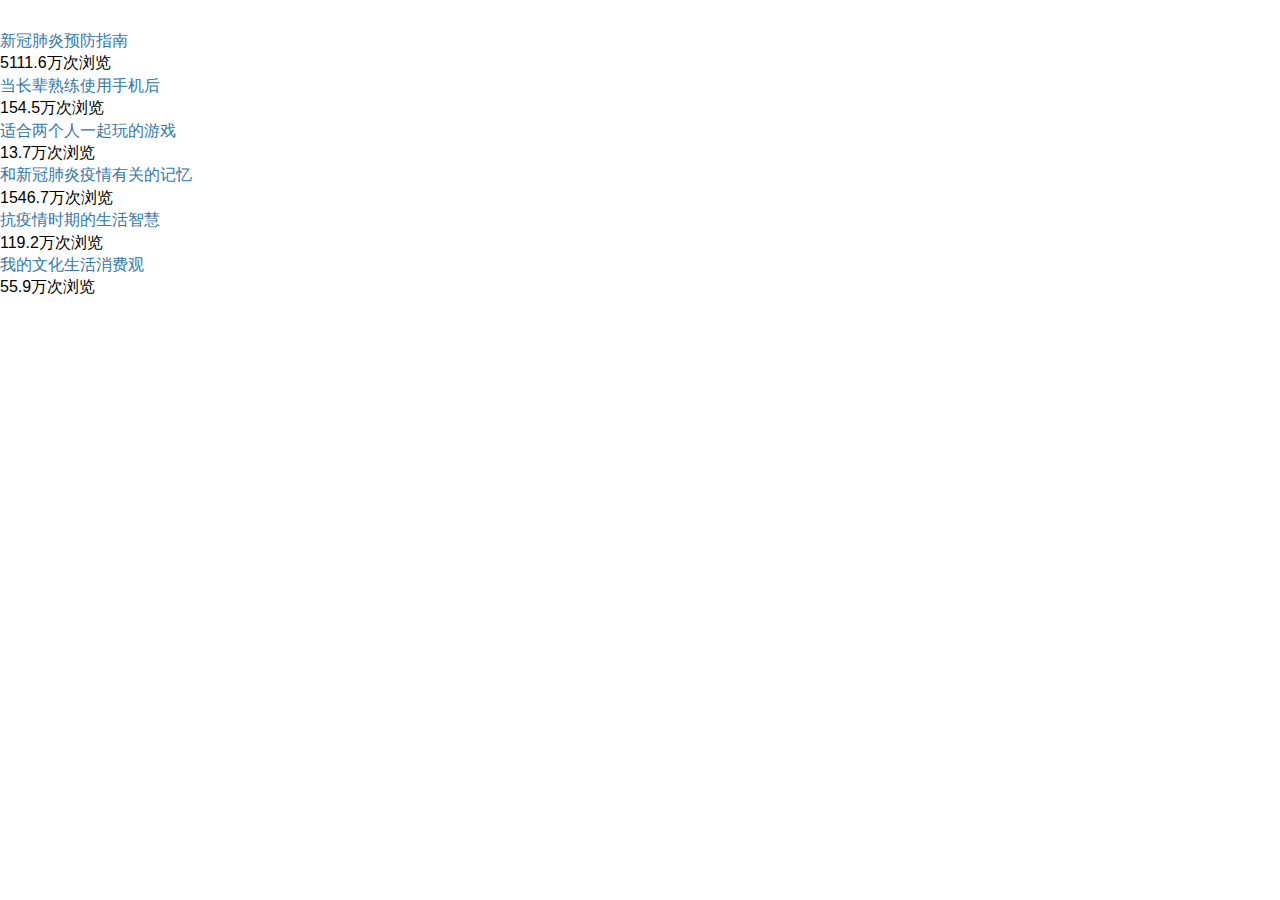
<file: amend/index.html>
<!DOCTYPE html>
<html lang="en">
<head>
    <meta charset="UTF-8">
    <meta name="viewport" content="width=device-width, initial-scale=1.0">
    <title>amend</title>
    <link rel="stylesheet" href="../css/style.css">
</head>
<body>
    <!-- <div class="topics">
        <ul>
            <li class="topic-name">
                <a href="#">新冠肺炎预防指南</a>
                <p class="topic-subtitle">5111.6万次浏览</p>
            </li>
            <li class="topic-name">
                <a href="#">当长辈熟练使用手机后</a>
                <p class="topic-subtitle">154.5万次浏览</p>
            </li>
            <li class="topic-name">
                <a href="#">适合两个人一起玩的游戏</a>
                <p class="topic-subtitle">13.7万次浏览</p>
            </li>
            <li class="topic-name">
                <a href="#">和新冠肺炎疫情有关的记忆</a>
                <p class="topic-subtitle">1546.7万次浏览</p>
            </li>
            <li class="topic-name">
                <a href="#">抗疫情时期的生活智慧</a>
                <p class="topic-subtitle">119.2万次浏览</p>
            </li>
            <li class="topic-name">
                <a href="#">我的文化生活消费观</a>
                <p class="topic-subtitle">55.9万次浏览</p>
            </li>
        </ul>

    </div> -->

    <!-- 此條替代以上代碼 -->
    <div class="topics"></div>

    <script src="./index.js"></script>
</body>
</html>
</file>
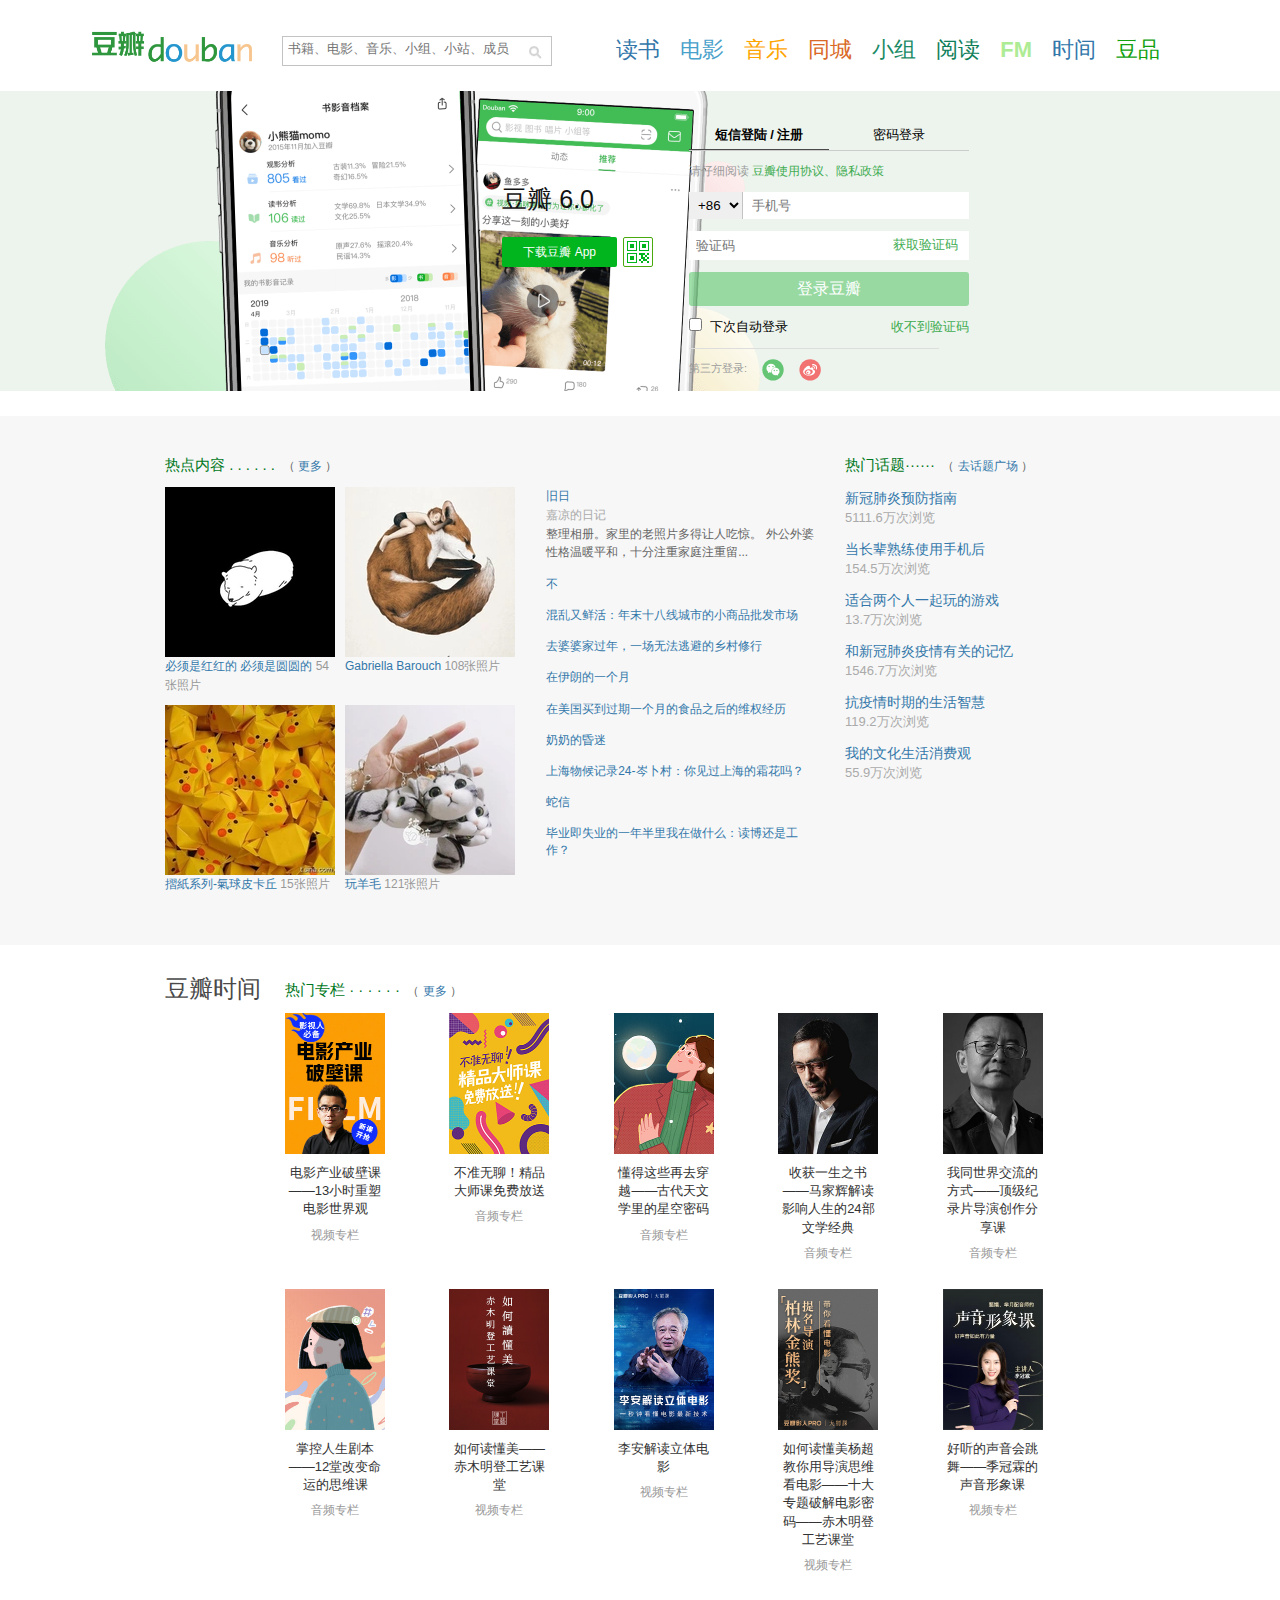
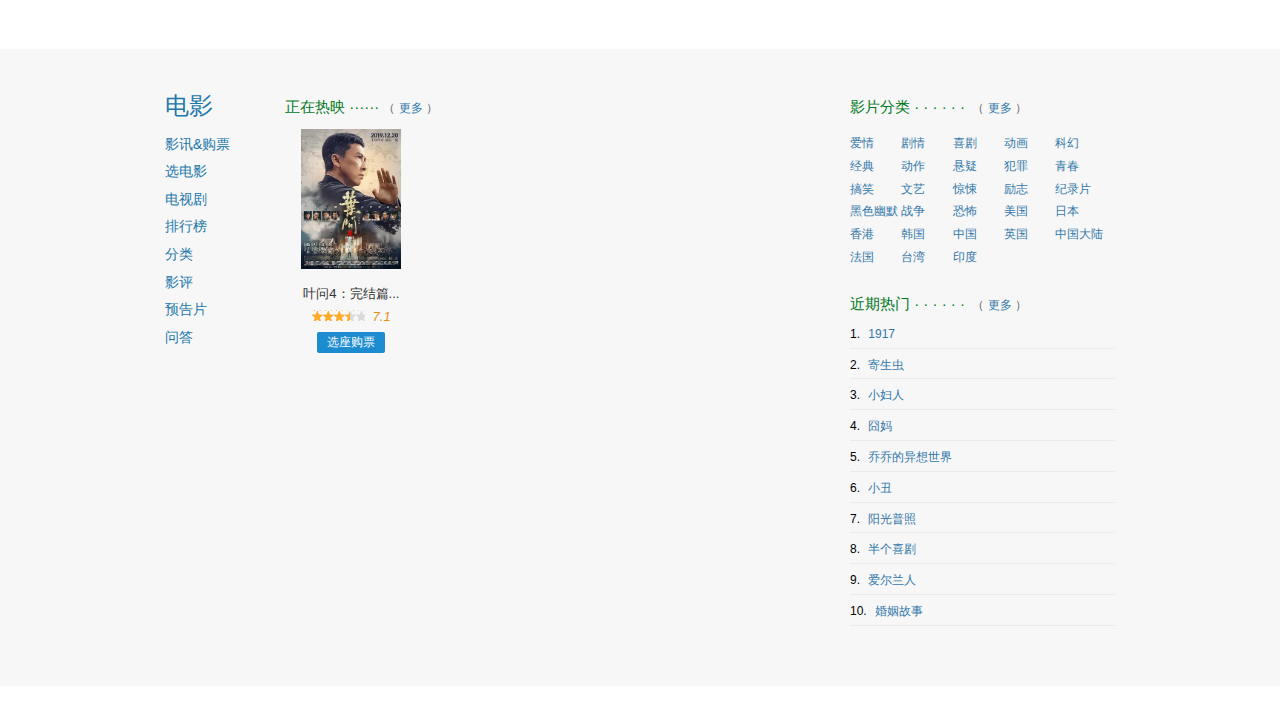
<file: index1.html>
<!DOCTYPE html>
<html lang="zh">

<head>
    <meta charset="UTF-8">
    <meta name="viewport" content="width=device-width, initial-scale=1.0">
    <title>PTRLN的豆瓣</title>
    <link rel="stylesheet" href="css/style.css" type="text/css">
</head>

<body>
    <div class="container">
        <nav class="main-nav">
            <img src="image/logo.png" alt="Douban" class="logo">

            <form action="#">
                <span class="inp">
                    <input type="text" placeholder="书籍、电影、音乐、小组、小站、成员">
                </span>
                <span class="btn">
                    <button type="submit" value="submit">Search</button>
                </span>
            </form>

            <ul class="main-menu">
                <li><a href="#">读书</a></li>
                <li><a href="#">电影</a></li>
                <li><a href="#">音乐</a></li>
                <li><a href="#">同城</a></li>
                <li><a href="#">小组</a></li>
                <li><a href="#">阅读</a></li>
                <li><a href="#">FM</a></li>
                <li><a href="#">时间</a></li>
                <li><a href="#">豆品</a></li>
            </ul>
        </nav>

        <!-- 登录注册 -->
        <div class="login-block">
            <div class="wrapper">
                <div class="login-box">
                    <div class="login-body-tab">
                        <ul class="login-tab">
                            <li class="phone-tab on">
                                短信登陆 / 注册
                            </li>
                            <li class="pwd-tab">
                                密码登录
                            </li>
                        </ul>
                    </div>

                    <div class="detail">
                        <span>请仔细阅读</span>
                        <a href="#" class="policy"> 豆瓣使用协议、隐私政策</a>
                    </div>

                    <form action="#">
                        <div class="login-account">
                            <select name="district" id="district" class="district">
                                <option value="86" selected="">+86</option>
                            </select>
                            <input type="text" maxlength="11" class="phone" placeholder="手机号">
                        </div>

                        <div class="login-text-code">
                            <input type="text" maxlength="4" class="text-code" placeholder="验证码">
                            <a href="#" class="get-code">获取验证码</a>
                        </div>

                        <div class="account-submit">
                            <a href="#" class="btn">登录豆瓣</a>
                        </div>

                        <div class="login-remember">
                            <div class="remember">
                                <input type="checkbox" name="remember" id="remember">
                                <label for="remember">下次自动登录</label>
                            </div>
                            <a href="#" class="no-receive">收不到验证码</a>
                        </div>
                    </form>
                </div>
                <div class="third-way">
                    <p>第三方登录:</p>
                    <a href="#"><img src="image/wechat.svg" alt="wechat"></a>
                    <a href="#"><img src="image/wb.svg" alt="weibo"></a>
                </div>
            </div> <!-- wrapper -->

            <div class="app">
                <p class="app-title">
                    豆瓣
                    <span>6.0</span>
                </p>

                <div class="dwnld">
                    <a href="#" class="dwnld-btn">下载豆瓣 App</a>

                    <div class="app-qr">
                        <a href="#" class="lnk-qr">
                            <img src="image/icon_qrcode_green.png" alt="appQRcode" width="28" height="28">
                        </a>
                    </div>

                </div>

            </div> <!-- app -->

        </div> <!-- end of login-box -->

        <div id="sns" class="section">
            <div class="wrapper">
                <div class="main">
                    <h2>热点内容&nbsp;.&nbsp;.&nbsp;.&nbsp;.&nbsp;.&nbsp;.
                        <span class="p1">&nbsp;（
                            <a href="#">更多</a>
                            ）
                        </span>
                    </h2>

                    <div class="wrapper-content">
                        <div class="album">
                            <ul>
                                <li>
                                    <div class="pic">
                                        <a href="#">
                                            <img src="image/hotspot Album/1.webp" alt="album cover">
                                        </a>
                                    </div>
                                    <div class="cap">
                                        <a href="#">必须是红红的 必须是圆圆的</a>
                                        <span class="num">54张照片</span>
                                    </div>
                                </li>
                                <li>
                                    <div class="pic">
                                        <a href="#">
                                            <img src="image/hotspot Album/2.webp" alt="album cover">
                                        </a>
                                    </div>
                                    <div class="cap">
                                        <a href="#">Gabriella Barouch</a>
                                        <span class="num">108张照片</span>
                                    </div>
                                </li>
                                <li>
                                    <div class="pic">
                                        <a href="#">
                                            <img src="image/hotspot Album/3.webp" alt="album cover">
                                        </a>
                                    </div>
                                    <div class="cap">
                                        <a href="#">摺紙系列-氣球皮卡丘</a>
                                        <span class="num">15张照片</span>
                                    </div>
                                </li>
                                <li>
                                    <div class="pic">
                                        <a href="#">
                                            <img src="image/hotspot Album/4.webp" alt="album cover">
                                        </a>
                                    </div>
                                    <div class="cap">
                                        <a href="#">玩羊毛</a>
                                        <span class="num">121张照片</span>
                                    </div>
                                </li>
                            </ul>
                        </div>
                        <div class="notes">
                            <ul>
                                <li class="first">
                                    <a href="#">旧日</a>
                                    <p class="author">嘉凉的日记</p>
                                    <p class="p1">整理相册。家里的老照片多得让人吃惊。 外公外婆性格温暖平和，十分注重家庭注重留...</p>
                                </li>

                                <li>
                                    <a href="#">不</a>
                                </li>
                                <li>
                                    <a href="#">混乱又鲜活：年末十八线城市的小商品批发市场</a>
                                </li>
                                <li>
                                    <a href="#">去婆婆家过年，一场无法逃避的乡村修行</a>
                                </li>
                                <li>
                                    <a href="#">在伊朗的一个月</a>
                                </li>
                                <li>
                                    <a href="#">在美国买到过期一个月的食品之后的维权经历</a>
                                </li>
                                <li>
                                    <a href="#">奶奶的昏迷</a>
                                </li>
                                <li>
                                    <a href="#">上海物候记录24-岑卜村：你见过上海的霜花吗？</a>
                                </li>
                                <li>
                                    <a href="#">蛇信</a>
                                </li>
                                <li>
                                    <a href="#">毕业即失业的一年半里我在做什么：读博还是工作？</a>
                                </li>
                            </ul>
                        </div>
                    </div>

                </div> <!-- end of main -->

                <div class="side">
                    <h2>热门话题······
                        <span class="p1">&nbsp;（
                            <a href="#">去话题广场</a>
                            ）
                        </span>
                    </h2>

                    <div class="topics">
                        <ul>
                            <li class="topic-name"><a href="#">新冠肺炎预防指南</a>
                                <p class="topic-subtitle">5111.6万次浏览</p>
                            </li>
                            <li class="topic-name"><a href="#">当长辈熟练使用手机后</a>
                                <p class="topic-subtitle">154.5万次浏览</p>
                            </li>
                            <li class="topic-name"><a href="#">适合两个人一起玩的游戏</a>
                                <p class="topic-subtitle">13.7万次浏览</p>
                            </li>
                            <li class="topic-name"><a href="#">和新冠肺炎疫情有关的记忆</a>
                                <p class="topic-subtitle">1546.7万次浏览</p>
                            </li>
                            <li class="topic-name"><a href="#">抗疫情时期的生活智慧</a>
                                <p class="topic-subtitle">119.2万次浏览</p>
                            </li>
                            <li class="topic-name"><a href="#">我的文化生活消费观</a>
                                <p class="topic-subtitle">55.9万次浏览</p>
                            </li>
                        </ul>
                    </div> <!-- end of topics-->
                </div> <!-- end of side -->

            </div> <!-- end of wrapper-->

        </div> <!-- end of #sns-->

        <div id="time" class="section">
            <div class="wrapper">
                <div class="side">
                    <h2 class="section-title">
                        <a href="#">豆瓣时间</a>
                    </h2>
                </div> <!-- side -->

                <div class="main">
                    <h2>热门专栏&nbsp;·&nbsp;·&nbsp;·&nbsp;·&nbsp;·&nbsp;·
                        <span class="p1">&nbsp;（
                            <a href="#">更多</a>
                            ）
                        </span>
                    </h2>

                    <div class="time-list">
                        <ul>
                            <li><a href="#" class="time-list-cover"><img src="image/time list Album/1.jpg"
                                        alt="time list album"></a>
                                <div class="time-list-title"><a href="#">电影产业破壁课——13小时重塑电影世界观</a></div><span
                                    class="type">视频专栏</span>
                            </li>
                            <li><a href="#" class="time-list-cover"><img src="image/time list Album/2.jpg"
                                        alt="time list album"></a>
                                <div class="time-list-title"><a href="#">不准无聊！精品大师课免费放送</a></div><span
                                    class="type">音频专栏</span>
                            </li>
                            <li><a href="#" class="time-list-cover"><img src="image/time list Album/3.jpg"
                                        alt="time list album"></a>
                                <div class="time-list-title"><a href="#">懂得这些再去穿越——古代天文学里的星空密码</a></div><span
                                    class="type">音频专栏</span>
                            </li>
                            <li><a href="#" class="time-list-cover"><img src="image/time list Album/4.jpg"
                                        alt="time list album"></a>
                                <div class="time-list-title"><a href="#">收获一生之书——马家辉解读影响人生的24部文学经典</a></div><span
                                    class="type">音频专栏</span>
                            </li>
                            <li><a href="#" class="time-list-cover"><img src="image/time list Album/5.jpg"
                                        alt="time list album"></a>
                                <div class="time-list-title"><a href="#">我同世界交流的方式——顶级纪录片导演创作分享课</a></div><span
                                    class="type">音频专栏</span>
                            </li>
                            <li><a href="#" class="time-list-cover"><img src="image/time list Album/6.jpg"
                                        alt="time list album"></a>
                                <div class="time-list-title"><a href="#">掌控人生剧本——12堂改变命运的思维课</a></div><span
                                    class="type">音频专栏</span>
                            </li>
                            <li><a href="#" class="time-list-cover"><img src="image/time list Album/7.jpg"
                                        alt="time list album"></a>
                                <div class="time-list-title"><a href="#">如何读懂美——赤木明登工艺课堂</a></div><span
                                    class="type">视频专栏</span>
                            </li>
                            <li><a href="#" class="time-list-cover"><img src="image/time list Album/8.jpg"
                                        alt="time list album"></a>
                                <div class="time-list-title"><a href="#">李安解读立体电影</a></div><span
                                    class="type">视频专栏</span>
                            </li>
                            <li><a href="#" class="time-list-cover"><img src="image/time list Album/9.jpg"
                                        alt="time list album"></a>
                                <div class="time-list-title"><a href="#">如何读懂美杨超教你用导演思维看电影——十大专题破解电影密码——赤木明登工艺课堂</a>
                                </div><span class="type">视频专栏</span>
                            </li>
                            <li><a href="#" class="time-list-cover"><img src="image/time list Album/10.jpg"
                                        alt="time list album"></a>
                                <div class="time-list-title"><a href="#">好听的声音会跳舞——季冠霖的声音形象课</a></div><span
                                    class="type">视频专栏</span>
                            </li>
                        </ul>
                    </div> <!-- time-list -->

                </div> <!-- main -->

            </div> <!-- wrapper-->
        </div> <!-- time section -->

        <div id="movie" class="section">
            <div class="wrapper">

                <div class="sidenav">
                    <h2 class="sidenav-title">
                        <a href="#">电影</a>
                    </h2>
                    <div class="sidenav-links">
                        <ul>
                            <li><a href="#">影讯&amp;购票</a></li>
                            <li><a href="#">选电影</a></li>
                            <li><a href="#">电视剧</a></li>
                            <li><a href="#">排行榜</a></li>
                            <li><a href="#">分类</a></li>
                            <li><a href="#">影评</a></li>
                            <li><a href="#">预告片</a></li>
                            <li><a href="#">问答</a></li>
                        </ul>
                    </div> <!-- categories-->
                </div> <!-- sidenav -->

                <div class="main">
                    <h2>正在热映&nbsp;······
                        <span class="p1">（
                            <a href="#">更多</a>
                            ）
                        </span>
                    </h2>

                    <div class="movie-list">
                        <ul>
                            <li>
                                <div class="movie-poster">
                                    <img src="image/movie posters/1.webp" alt="movie poster">
                                </div>
                                <div class="movie-title">
                                    <a href="#">叶问4：完结篇...</a>
                                </div>
                                <div class="rating">
                                    <img src="image/movie posters/rating_cut.png" alt="movie rating">
                                    <i>7.1</i>
                                </div>

                                <a href="#" class="ticket-btn">选座购票</a>
                            </li>
                        </ul>
                    </div>
                </div> <!-- main -->

                <div class="side">
                    <div class="mod">
                        <h2>影片分类&nbsp;·&nbsp;·&nbsp;·&nbsp;·&nbsp;·&nbsp;·
                            <span class="p1">&nbsp;（
                                <a href="#">更多</a>
                                ）
                            </span>
                        </h2>
                        <div class="tags">
                            <ul>
                                <li><a href="#">爱情</a></li>
                                <li><a href="#">剧情</a></li>
                                <li><a href="#">喜剧</a></li>
                                <li><a href="#">动画</a></li>
                                <li><a href="#">科幻</a></li>
                                <li><a href="#">经典</a></li>
                                <li><a href="#">动作</a></li>
                                <li><a href="#">悬疑</a></li>
                                <li><a href="#">犯罪</a></li>
                                <li><a href="#">青春</a></li>
                                <li><a href="#">搞笑</a></li>
                                <li><a href="#">文艺</a></li>
                                <li><a href="#">惊悚</a></li>
                                <li><a href="#">励志</a></li>
                                <li><a href="#">纪录片</a></li>
                                <li><a href="#">黑色幽默</a></li>
                                <li><a href="#">战争</a></li>
                                <li><a href="#">恐怖</a></li>
                                <li><a href="#">美国</a></li>
                                <li><a href="#">日本</a></li>
                                <li><a href="#">香港</a></li>
                                <li><a href="#">韩国</a></li>
                                <li><a href="#">中国</a></li>
                                <li><a href="#">英国</a></li>
                                <li><a href="#">中国大陆</a></li>
                                <li><a href="#">法国</a></li>
                                <li><a href="#">台湾</a></li>
                                <li><a href="#">印度</a></li>
                            </ul>
                        </div>
                    </div>

                    <div class="mod">
                        <h2>近期热门&nbsp;·&nbsp;·&nbsp;·&nbsp;·&nbsp;·&nbsp;·
                            <span class="p1">&nbsp;（
                                <a href="#">更多</a>
                                ）
                            </span>
                        </h2>

                        <div class="hotmovie">
                            <ol>
                                <li>
                                    <a href="#">1917</a>
                                </li>
                                <li>
                                    <a href="#">寄生虫</a>
                                </li>
                                <li>
                                    <a href="#">小妇人</a>
                                </li>
                                <li>
                                    <a href="#">囧妈</a>
                                </li>
                                <li>
                                    <a href="#">乔乔的异想世界</a>
                                </li>
                                <li>
                                    <a href="#">小丑</a>
                                </li>
                                <li>
                                    <a href="#">阳光普照</a>
                                </li>
                                <li>
                                    <a href="#">半个喜剧</a>
                                </li>
                                <li>
                                    <a href="#">爱尔兰人</a>
                                </li>
                                <li>
                                    <a href="#">婚姻故事</a>
                                </li>
                            </ol>
                        </div>
                    </div>
                </div> <!-- side -->

            </div> <!-- wrapper -->
        </div> <!-- movie section -->

    </div> <!-- end of container -->

</body>

</html>
</file>
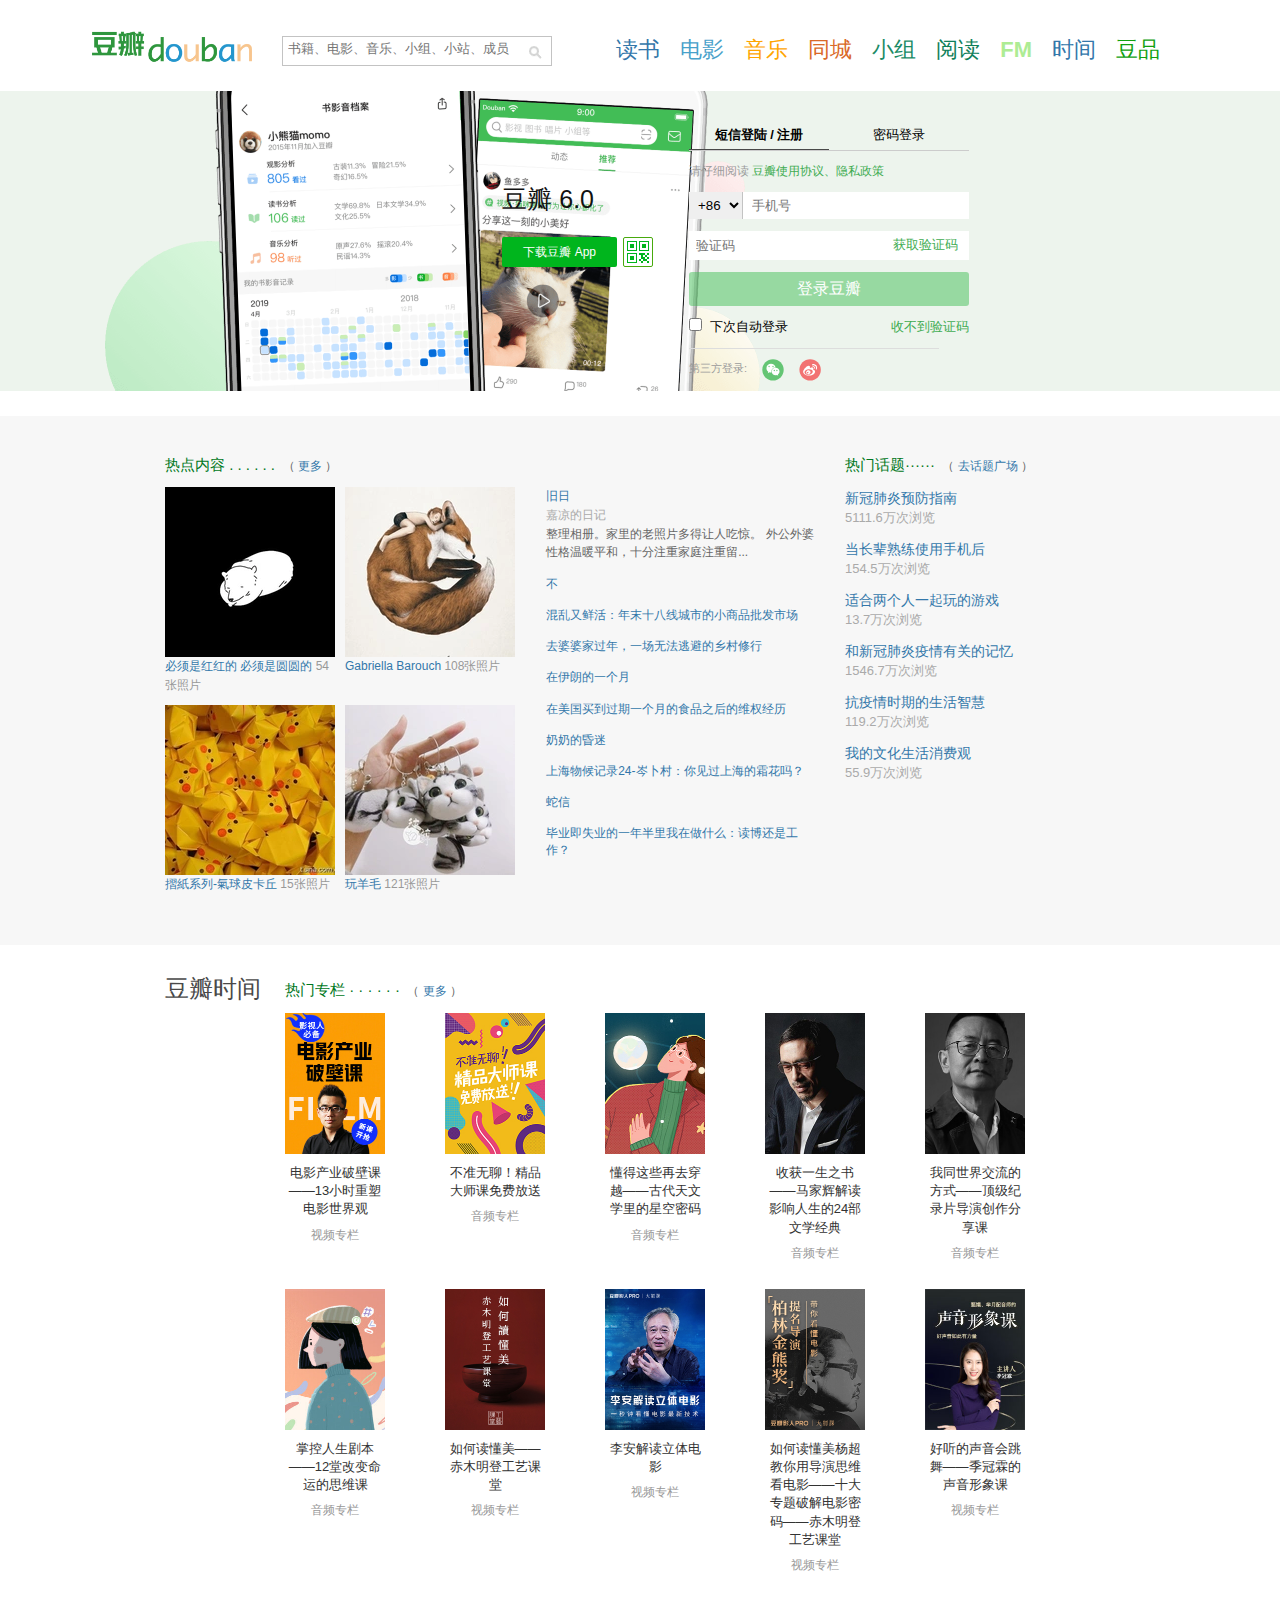
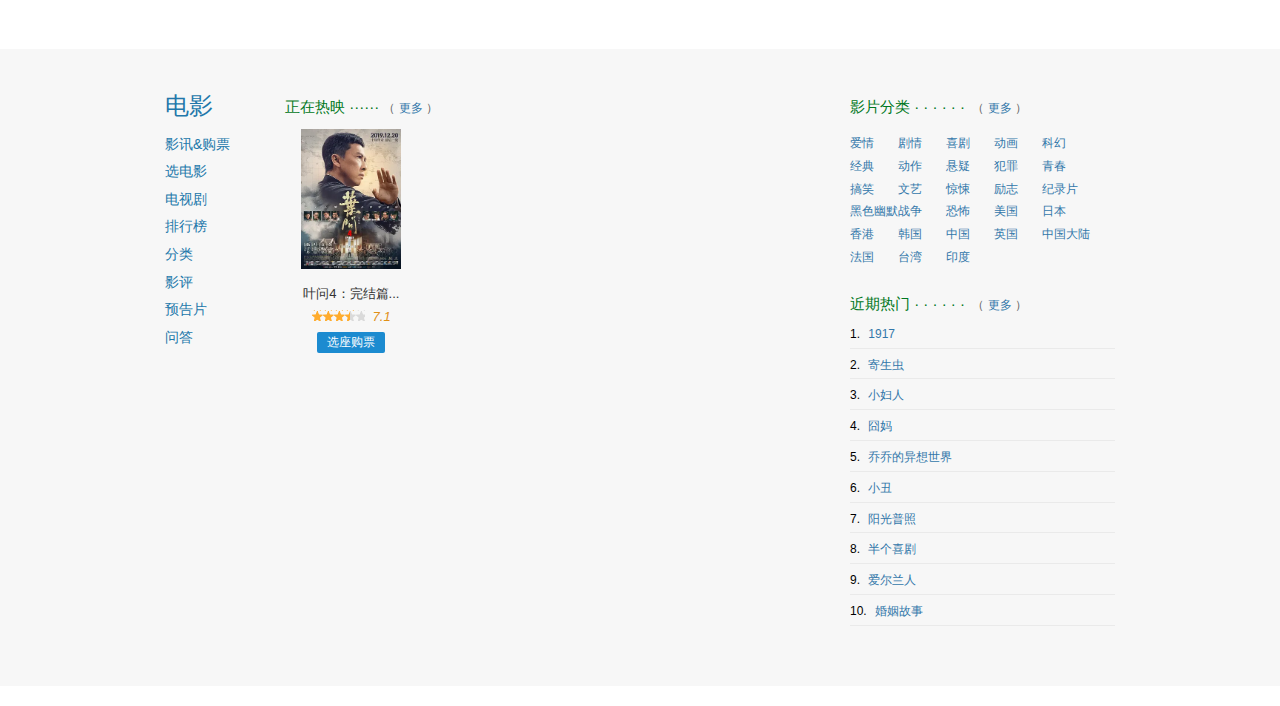
<file: index2.html>
<!DOCTYPE html>
<html lang="zh">

<head>
    <meta charset="UTF-8">
    <meta name="viewport" content="width=device-width, initial-scale=1.0">
    <title>PTRLN的豆瓣</title>
    <link rel="stylesheet" href="css/style.css" type="text/css">
    <script src="main.js" defer></script>
</head>

<body>
    <div class="container">
        <nav class="main-nav">
            <img src="image/logo.png" alt="Douban" class="logo">

            <form action="#">
                <span class="inp">
                    <input type="text" placeholder="书籍、电影、音乐、小组、小站、成员">
                </span>
                <span class="btn">
                    <button type="submit" value="submit">Search</button>
                </span>
            </form>

            <ul class="main-menu"></ul>
        </nav>

        <!-- 登录注册 -->
        <div class="login-block">
            <div class="wrapper">
                <div class="login-box">
                    <div class="login-body-tab">
                        <ul class="login-tab">
                            <li class="phone-tab on">
                                短信登陆 / 注册
                            </li>
                            <li class="pwd-tab">
                                密码登录
                            </li>
                        </ul>
                    </div>

                    <div class="detail">
                        <span>请仔细阅读</span>
                        <a href="#" class="policy"> 豆瓣使用协议、隐私政策</a>
                    </div>

                    <form action="#">
                        <div class="login-account">
                            <select name="district" id="district" class="district">
                                <option value="86" selected>+86</option>
                            </select>
                            <input type="text" maxlength="11" class="phone" placeholder="手机号">
                        </div>

                        <div class="login-text-code">
                            <input type="text" maxlength="4" class="text-code" placeholder="验证码">
                            <a href="#" class="get-code">获取验证码</a>
                        </div>

                        <div class="account-submit">
                            <a href="#" class="btn">登录豆瓣</a>
                        </div>

                        <div class="login-remember">
                            <div class="remember">
                                <input type="checkbox" name="remember" id="remember">
                                <label for="remember">下次自动登录</label>
                            </div>
                            <a href="#" class="no-receive">收不到验证码</a>
                        </div>
                    </form>
                </div>
                <div class="third-way">
                    <p>第三方登录:</p>
                    <a href="#"><img src="image/wechat.svg" alt="wechat"></a>
                    <a href="#"><img src="image/wb.svg" alt="weibo"></a>
                </div>
            </div> <!-- wrapper -->

            <div class="app">
                <p class="app-title">
                    豆瓣
                    <span>6.0</span>
                </p>

                <div class="dwnld">
                    <a href="#" class="dwnld-btn">下载豆瓣 App</a>

                    <div class="app-qr">
                        <a href="#" class="lnk-qr">
                            <img src="image/icon_qrcode_green.png" alt="appQRcode" width="28" height="28">
                        </a>
                    </div>

                </div>

            </div> <!-- app -->

        </div> <!-- end of login-box -->

        <div id="sns" class="section">
            <div class="wrapper">
                <div class="main">
                    <h2>热点内容&nbsp;.&nbsp;.&nbsp;.&nbsp;.&nbsp;.&nbsp;.
                        <span class="p1">&nbsp;（
                            <a href="#">更多</a>
                            ）
                        </span>
                    </h2>

                    <div class="wrapper-content">
                        <div class="album"> </div>
                        <div class="notes"> </div>
                    </div>

                </div> <!-- end of main -->

                <div class="side">
                    <h2>热门话题······
                        <span class="p1">&nbsp;（
                            <a href="#">去话题广场</a>
                            ）
                        </span>
                    </h2>

                    <div class="topics"> </div> <!-- end of topics-->
                </div> <!-- end of side -->

            </div> <!-- end of wrapper-->

        </div> <!-- end of #sns-->

        <div id="time" class="section">
            <div class="wrapper">
                <div class="side">
                    <h2 class="section-title">
                        <a href="#">豆瓣时间</a>
                    </h2>
                </div> <!-- side -->

                <div class="main">
                    <h2>热门专栏&nbsp;·&nbsp;·&nbsp;·&nbsp;·&nbsp;·&nbsp;·
                        <span class="p1">&nbsp;（
                            <a href="#">更多</a>
                            ）
                        </span>
                    </h2>

                    <div class="time-list"> </div> <!-- time-list -->

                </div> <!-- main -->

            </div> <!-- wrapper-->
        </div> <!-- time section -->

        <div id="movie" class="section">
            <div class="wrapper">

                <div class="sidenav">
                    <h2 class="sidenav-title">
                        <a href="#">电影</a>
                    </h2>
                    <div class="sidenav-links"> </div> <!-- categories-->
                </div> <!-- sidenav -->

                <div class="main">
                    <h2>正在热映&nbsp;······
                        <span class="p1">（
                            <a href="#">更多</a>
                            ）
                        </span>
                    </h2>

                    <div class="movie-list"></div>
                </div> <!-- main -->

                <div class="side">
                    <div class="mod">
                        <h2>影片分类&nbsp;·&nbsp;·&nbsp;·&nbsp;·&nbsp;·&nbsp;·
                            <span class="p1">&nbsp;（
                                <a href="#">更多</a>
                                ）
                            </span>
                        </h2>
                        <div class="tags"> </div>
                    </div>

                    <div class="mod">
                        <h2>近期热门&nbsp;·&nbsp;·&nbsp;·&nbsp;·&nbsp;·&nbsp;·
                            <span class="p1">&nbsp;（
                                <a href="#">更多</a>
                                ）
                            </span>
                        </h2>

                        <div class="hotmovie"></div>
                    </div>
                </div> <!-- side -->

            </div> <!-- wrapper -->
        </div> <!-- movie section -->

    </div> <!-- end of container -->

</body>

</html>
</file>
<file: css/style.css>
* {
	margin: 0;
	padding: 0;
	box-sizing: border-box;
}

body {
	font-family: Arial, Helvetica, sans-serif;
	font-size: 16px;
	line-height: 1.4;
	background-color: #fff;
	color: #000;
	padding-top: 30px;
}

a {
	color: #37a;
	text-decoration: none;
	cursor: pointer;
}

.main li>.cap a:hover,
.notes li>a:hover,
.side li>a:hover,
.time-list-title a:hover,
.p1 a:hover,
.sidenav-links a:hover,
#movie a:hover {
	text-decoration: none;
	color: #fff;
	background-color: #37a;
}

ul {
	list-style: none;
}

.container {
	width: 100%;
	margin: auto;
}

.main-nav {
	width: 1080px;
	margin: 0 auto 25px auto;
	display: flex;
	justify-content: space-between;
}

.main-nav>form {
	position: relative;
	border: 1px solid #c3c3c3;
	width: 270px;
	height: 30px;
	margin-top: 6px;
	margin-left: -35px;
}

.main-nav .btn {
	width: 30px;
	height: 30px;
	background: url('../image/bn_srh_1.png') no-repeat 50% 50%;
	position: absolute;
	right: 0;
	top: 0;
}

.main-nav>form input {
	width: 240px;
	height: 20px;
	border: none;
	padding: 5px;
	font-size: 13px;
}

.main-nav .btn>button {
	width: 30px;
	height: 30px;
	background: transparent;
	color: transparent;
	border: none;
}

.main-nav>ul {
	float: right;
	vertical-align: center;
	margin-top: 5px;
}

.main-nav li {
	float: left;
	font-size: 22px;
	font-weight: 550;
	margin-right: 20px;
}

.main-menu li:nth-child(2)>a {
	color: rgb(72, 161, 202);
}

.main-menu li:nth-child(3)>a {
	color: orange;
}

.main-menu li:nth-child(4)>a {
	color: rgb(218, 105, 40);
}

.main-menu li:nth-child(5)>a {
	color: rgb(27, 139, 102);
}

.main-menu li:nth-child(6)>a {
	color: rgb(15, 128, 90);
}

.main-menu li:nth-child(7)>a {
	color: rgb(173, 236, 148);
}

.main-menu li:nth-child(9)>a {
	color: rgb(17, 161, 17);
}

.main-nav .logo {
	width: 160px;
	height: 34px;
	margin-left: -8px;
	cursor: pointer;
	transform: scaleY(0.9);
}

.login-block {
	position: relative;
	width: 100%;
	height: 300px;
	background: url('../image/login-bg.jpg') no-repeat;
	margin-bottom: 25px;
	background-size: contain;
	background-color: #edf4ed;
	background-position: 105px 0;
}

.login-block>.wrapper {
	width: 300px;
	height: 270px;
	position: absolute;
	right: 291px;
	top: 30px;
}

.login-block .third-way {
	display: flex;
	align-items: center;
	width: 250px;
	border: none;
	border-top: 1px solid #ddd;
}

.third-way>p {
	font-size: 11px;
	color: #9b9b9b;
}

.third-way>a>img {
	width: 22px;
	height: 22px;
	margin: 10px 0 0 15px;
}

.login-body-tab {
	border-bottom: 1px solid #cccccc;
	width: 280px;
	margin-bottom: 12px;
}

.login-body-tab>ul {
	display: flex;
	justify-content: space-evenly;
}

.login-body-tab li {
	font-size: 13px;
	cursor: pointer;
}

.login-body-tab li.on {
	font-weight: 600;
	border-bottom: 1px solid #494949;
}

.login-body-tab li.phone-tab,
.login-body-tab li.pwd-tab {
	flex: 1fr;
	padding: 5px;
	display: inline-block;
	width: 50%;
	text-align: center;
}

.detail {
	font-size: 12px;
	color: #9b9b9b;
	margin-bottom: 12px;
}

.detail>a {
	color: #41ac52;
}

.login-account {
	margin-bottom: 12px;
	width: 280px;
	background-color: #fff;
}

.login-account>input.phone,
.login-account>select.district {
	border: none;
	padding: 5px;
	outline: none;
}

.login-account>select.district {
	border-right: 1px solid #c3c3c3;
}

.login-text-code {
	margin-bottom: 12px;
	width: 280px;
	border: 1px solid #fff;
	background-color: #fff;
	display: flex;
	justify-content: space-between;
}

.login-text-code>a.get-code {
	font-size: 13px;
	color: #41ac52;
	text-align: center;
	background-color: transparent;
	align-self: center;
	justify-self: flex-end;
	padding-right: .8em;
}

.login-text-code>input.text-code {
	border: none;
	padding: 6px;
	outline: none;
}

.account-submit {
	margin-bottom: 12px;
}

.account-submit>a.btn {
	display: block;
	border-radius: 3px;
	width: 280px;
	height: 34px;
	text-align: center;
	line-height: 34px;
	font-weight: 400;
	color: #fff;
	background-color: rgba(66, 189, 86, .5);
	font-size: inherit;
}

.login-remember {
	display: flex;
	font-size: 13px;
	width: 280px;
	justify-content: space-between;
	margin-bottom: 12px;
}

.login-remember>.remember {
	display: inline;
}

.login-remember>a.no-receive {
	color: #41ac52;
	justify-self: flex-end;
}

.login-remember label {
	padding-left: 4px;
}

.app {
	position: absolute;
	right: 627px;
	top: 89px;
	margin: auto 0 auto 475px;
}

.app>.app-title {
	font-size: 25px;
	color: #111;
	margin: 7px 0 26px 0;
	line-height: 24px;
}

.app>.dwnld {
	display: flex;
}

a.dwnld-btn {
	display: inline-block;
	height: 30px;
	font-size: 12px;
	padding: 7px 21px;
	margin-right: 6px;
	border-radius: 2px;
	background-color: #00b51d;
	color: #fff;
}

a.lnk-qr {
	border: 1px solid #48aa0d;
	width: 30px;
	height: 30px;
	border-radius: 2px;
	display: inline-block;
}

a.lnk-qr>img {
	border: none;
}

.section {
	padding: 8px 0;
	margin-bottom: 20px;
	min-height: 200px;
}

.section:nth-child(odd) {
	padding: 40px 0 20px;
	background-color: #f7f7f7;
}

.section>.wrapper {
	width: 950px;
	margin: 0 auto;
	display: flex;
	padding-bottom: 20px;
}

.wrapper>.main>h2 {
	font: 15px Arial, Helvetica, sans-serif;
	color: #072;
	margin: 0 0 12px 0;
	line-height: 1.2;
}

.side>h2,
.side>.mod>h2 {
	font: 15px Arial, Helvetica, sans-serif;
	color: #072;
	margin: 0 0 12px 0;
}

.side .mod {
	margin-bottom: 20px;
}

.p1 {
	font: 12px Arial, Helvetica, sans-serif;
	line-height: 1.5;
	color: #666666;
}

#sns .main {
	flex: 13;
}

#sns .wrapper-content {
	display: flex;
}

#sns .album>ul {
	width: 350px;
	margin-right: 30px;
	flex: 1;
	display: inline-flex;
	flex-flow: row wrap;
	justify-content: space-between;
}

#sns .album .pic {
	width: 170px;
	max-height: 170px;
}

#sns .album li {
	font-size: 12px;
	list-style: none;
	margin-bottom: 10px;
}

#sns .album .num {
	color: #999;
}

#sns .album .cap {
	width: 170px;
	line-height: 1.6;
}

#sns .notes {
	font-size: 12px;
	padding: 0 2.6em 0 0.1em;
	width: 300px;
	flex: 1;
}

#sns .notes li {
	margin-bottom: 1.2em;
}

#sns .notes li.first {
	line-height: 1.6;
}

#sns .notes p.author {
	color: #aaa;
}

#sns .side {
	width: 300px;
	flex: 6;
}

#sns .topic-name>a {
	font-size: 14px;
}

#sns .topic-name .topic-subtitle {
	font-size: 13px;
	color: #aaaaaa;
	margin-bottom: 0.8em;
}

#time .side {
	width: 120px;
}

#time .main {
	width: 830px;
}

#time .section-title {
	padding: 0;
	margin: 0;
}

#time .section-title>a {
	color: #494949;
	font-size: 24px;
}

#time .time-list li {
	display: inline-flex;
	flex-flow: column wrap;
	width: 100px;
	text-align: center;
	margin-right: 60px;
	margin-bottom: 30px;
	font-size: 13px;
}

#time a.time-list-cover {
	display: inline-block;
	width: 100px;
	height: 141px;
	margin-bottom: 10px;
}

#time .time-list-title a {
	color: #333333;
	line-height: 1.38;
}

#time .time-list-cover img {
	width: 100px;
	height: 141px;
}

#time .time-list li>.type {
	display: block;
	color: #999;
	font-size: 12px;
	margin-top: 10px;
	line-height: 1;
}

#time>.wrapper>.main>h2 {
	font: 15px Arial, Helvetica, sans-serif;
	color: #072;
	margin: 0 0 7.5px 0;
	line-height: 2.2;
}

#movie .sidenav {
	width: 100px;
	right: 20px;
	margin-right: 20px;
}

#movie .sidenav>h2 {
	margin-bottom: 12px;
}

#movie .side>.mod>h2,
#movie .main>h2 {
	padding-top: 9px;
}

#movie .sidenav-title>a:link {
	font-size: 24px;
	font-weight: 400;
	color: #27a;
}

#movie .sidenav-links li {
	margin-top: 8px;
	font-size: 14px;
}

#movie .sidenav-links a:link {
	color: #27a;
}

#movie .movie-title {
	font-size: 13px;
	line-height: 1.45;
	margin-bottom: 4px;
}

#movie .movie-title>a {
	color: #333;
}

#movie .movie-poster {
	margin-bottom: 10px;
}

#movie .movie-poster>img {
	width: 100px;
}

#movie .movie-list a.ticket-btn {
	background-color: #1c8bd0;
	color: #fff;
	display: inline-block;
	padding: 2px 10px;
	border-radius: 2px;
	font-size: 12px;
}

#movie a.ticket-btn:hover {
	background-color: #047fcb;
}

#movie .movie-list li {
	text-align: center;
	width: 24.8%;
}

#movie .rating {
	margin-bottom: 4px;
	font-size: 13px;
}

#movie .rating>i {
	color: #e09015;
	margin-left: 4px;
}

.rating>span {
	display: inline-block;
	width: 55px;
	height: 11px;
	margin: 0 3px 0 0;
	overflow: hidden;
	background-position: 0 -33px;
}

#movie .main {
	width: 535px;
}

#movie .tags li {
	display: inline-flex;
	width: 4em;
	margin-top: 6px;
	text-align: left;
}

#movie .side {
	width: 265px;
	margin-left: 30px;
	font-size: 12px;
}

#movie .hotmovie li {
	margin-bottom: 8px;
	padding-bottom: 5px;
	border-bottom: 1px solid #eaeaea;
	list-style-position: inside;
}

#movie .hotmovie li>a {
	margin-left: 5px;
}

#movie .group-list li {
	width: 248px;
	margin: 30px 0 0 30px;
	text-align: left;
	font-size: 12px;
}
</file>
